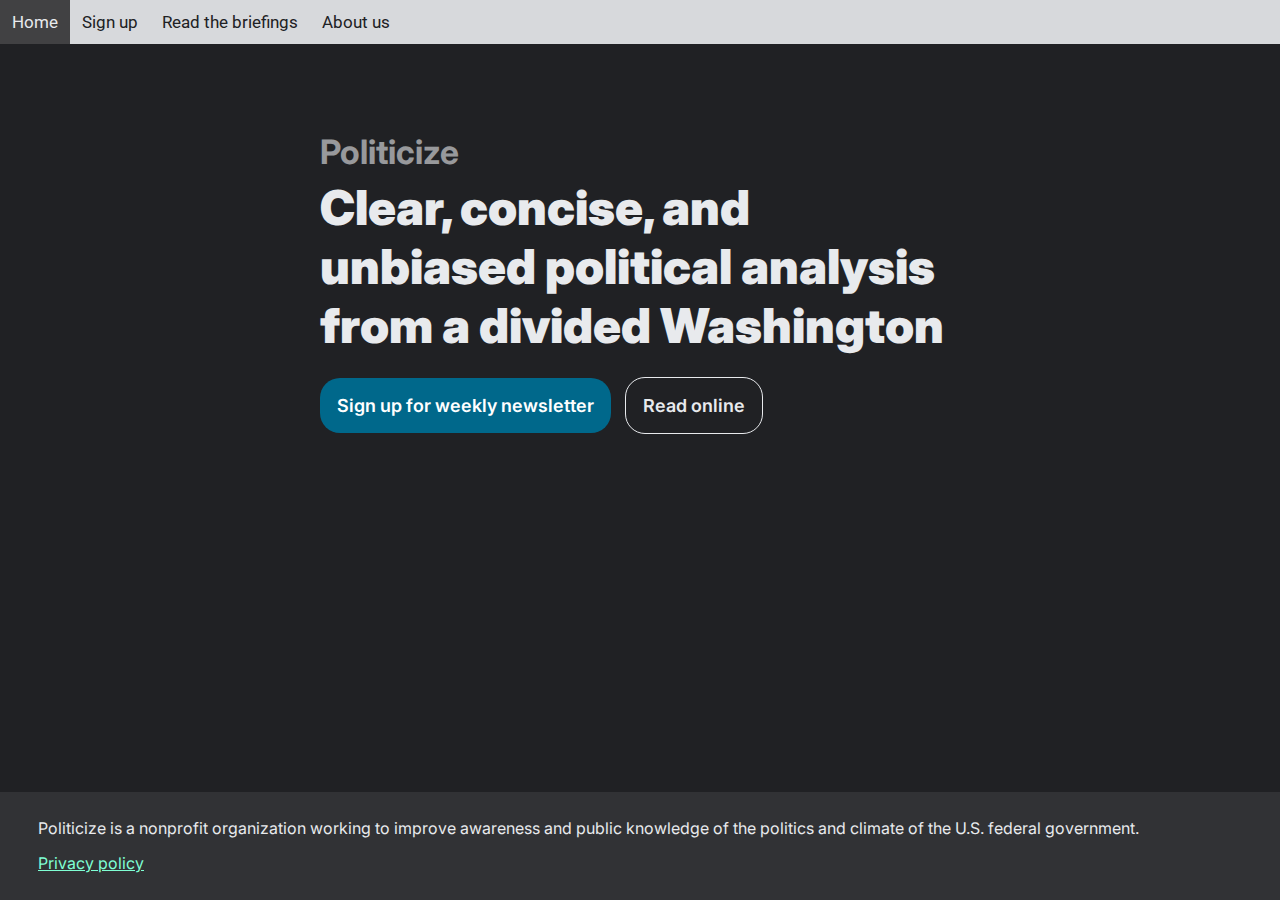
<file: index.html>
<!DOCTYPE html>
<html>
  <head>
    <meta charset="utf-8">
    <link rel="stylesheet" href="/styles.css">
    <title>Politicize</title>
  </head>
  <body>
    <nav class="navigation">
      <a href="/" class="active">Home</a>
      <a href="/signup/">Sign up</a>
      <a href="/briefings/">Read<span class="hom"> the briefings</span></a>
      <a href="/about/">About<span class="hom"> us</span></a>
    </nav>
    <main class="content">
      <h1 class="firsthead">Politicize</h1>
      <h2 class="mainhead" id="hometext">Clear, concise, and unbiased political analysis from a divided Washington</h2>
      <a class="greenbutton" href="/signup/">Sign up for weekly newsletter</a>
      <a class="transparentbutton" href="/briefings/">Read online</a>
      <footer>
        <p id="realp">Politicize is a nonprofit organization working to improve awareness and public knowledge of the politics and climate of the U.S. federal government.</p>
        <p id="godlyp"><a href="/privacy/">Privacy policy</a></p>
      </footer>
    </main>
  </body>
</html>
</file>
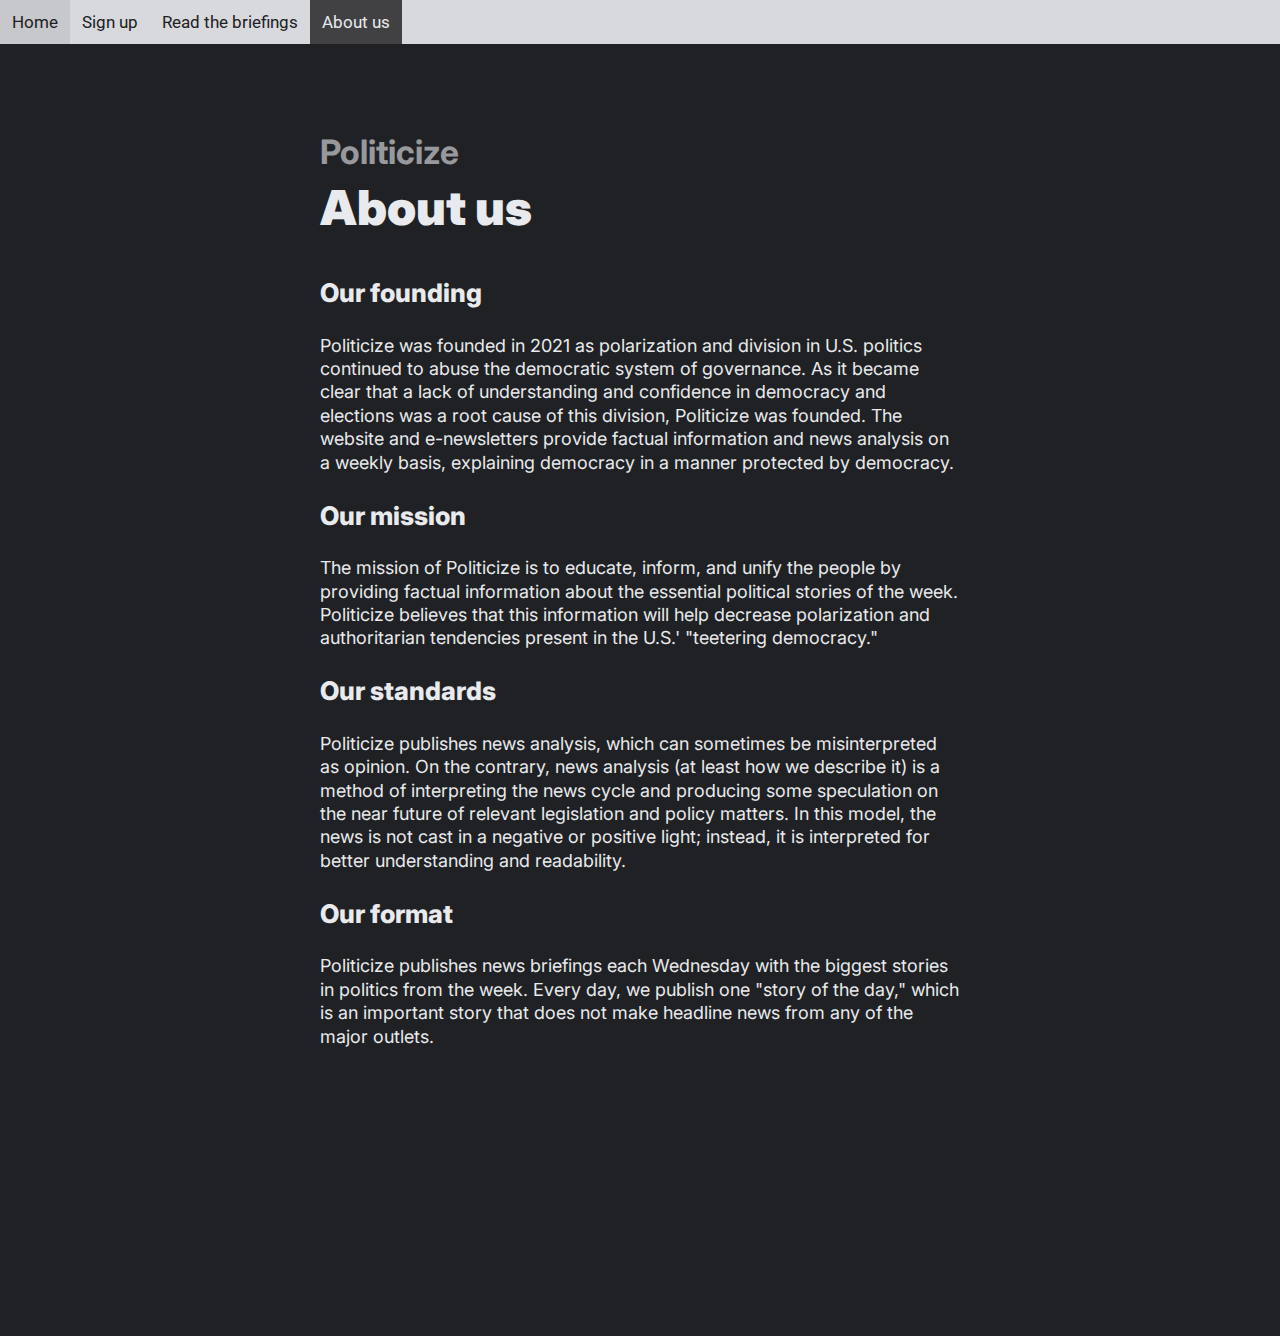
<file: about/index.html>
<!DOCTYPE html>
<html>
  <head>
    <meta charset="utf-8">
    <link rel="stylesheet" href="/styles.css">
    <title>About Politicize</title>
  </head>
  <body>
    <nav class="navigation">
      <a href="/">Home</a>
      <a href="/signup/">Sign up</a>
      <a href="/briefings/">Read<span class="hom"> the briefings</span></a>
      <a href="/about/" class="active">About<span class="hom"> us</span></a>
    </nav>
    <main class="content">
      <h1 class="firsthead">Politicize</h1>
      <h2 class="mainhead">About us</h2>
      <h3>Our founding</h3>
      <p>Politicize was founded in 2021 as polarization and division in U.S. politics continued to abuse the democratic system of governance. As it became clear that a lack of understanding and confidence in democracy and elections was a root cause of this division, Politicize was founded. The website and e-newsletters provide factual information and news analysis on a weekly basis, explaining democracy in a manner protected by democracy.</p>
      <h3>Our mission</h3>
      <p>The mission of Politicize is to educate, inform, and unify the people by providing factual information about the essential political stories of the week. Politicize believes that this information will help decrease polarization and authoritarian tendencies present in the U.S.' "teetering democracy."</p>
      <h3>Our standards</h3>
      <p>Politicize publishes news analysis, which can sometimes be misinterpreted as opinion. On the contrary, news analysis (at least how we describe it) is a method of interpreting the news cycle and producing some speculation on the near future of relevant legislation and policy matters. In this model, the news is not cast in a negative or positive light; instead, it is interpreted for better understanding and readability.</p>
      <h3>Our format</h3>
      <p>Politicize publishes news briefings each Wednesday with the biggest stories in politics from the week. Every day, we publish one "story of the day," which is an important story that does not make headline news from any of the major outlets.</p>
          </main>
  </body>
</html>
</file>
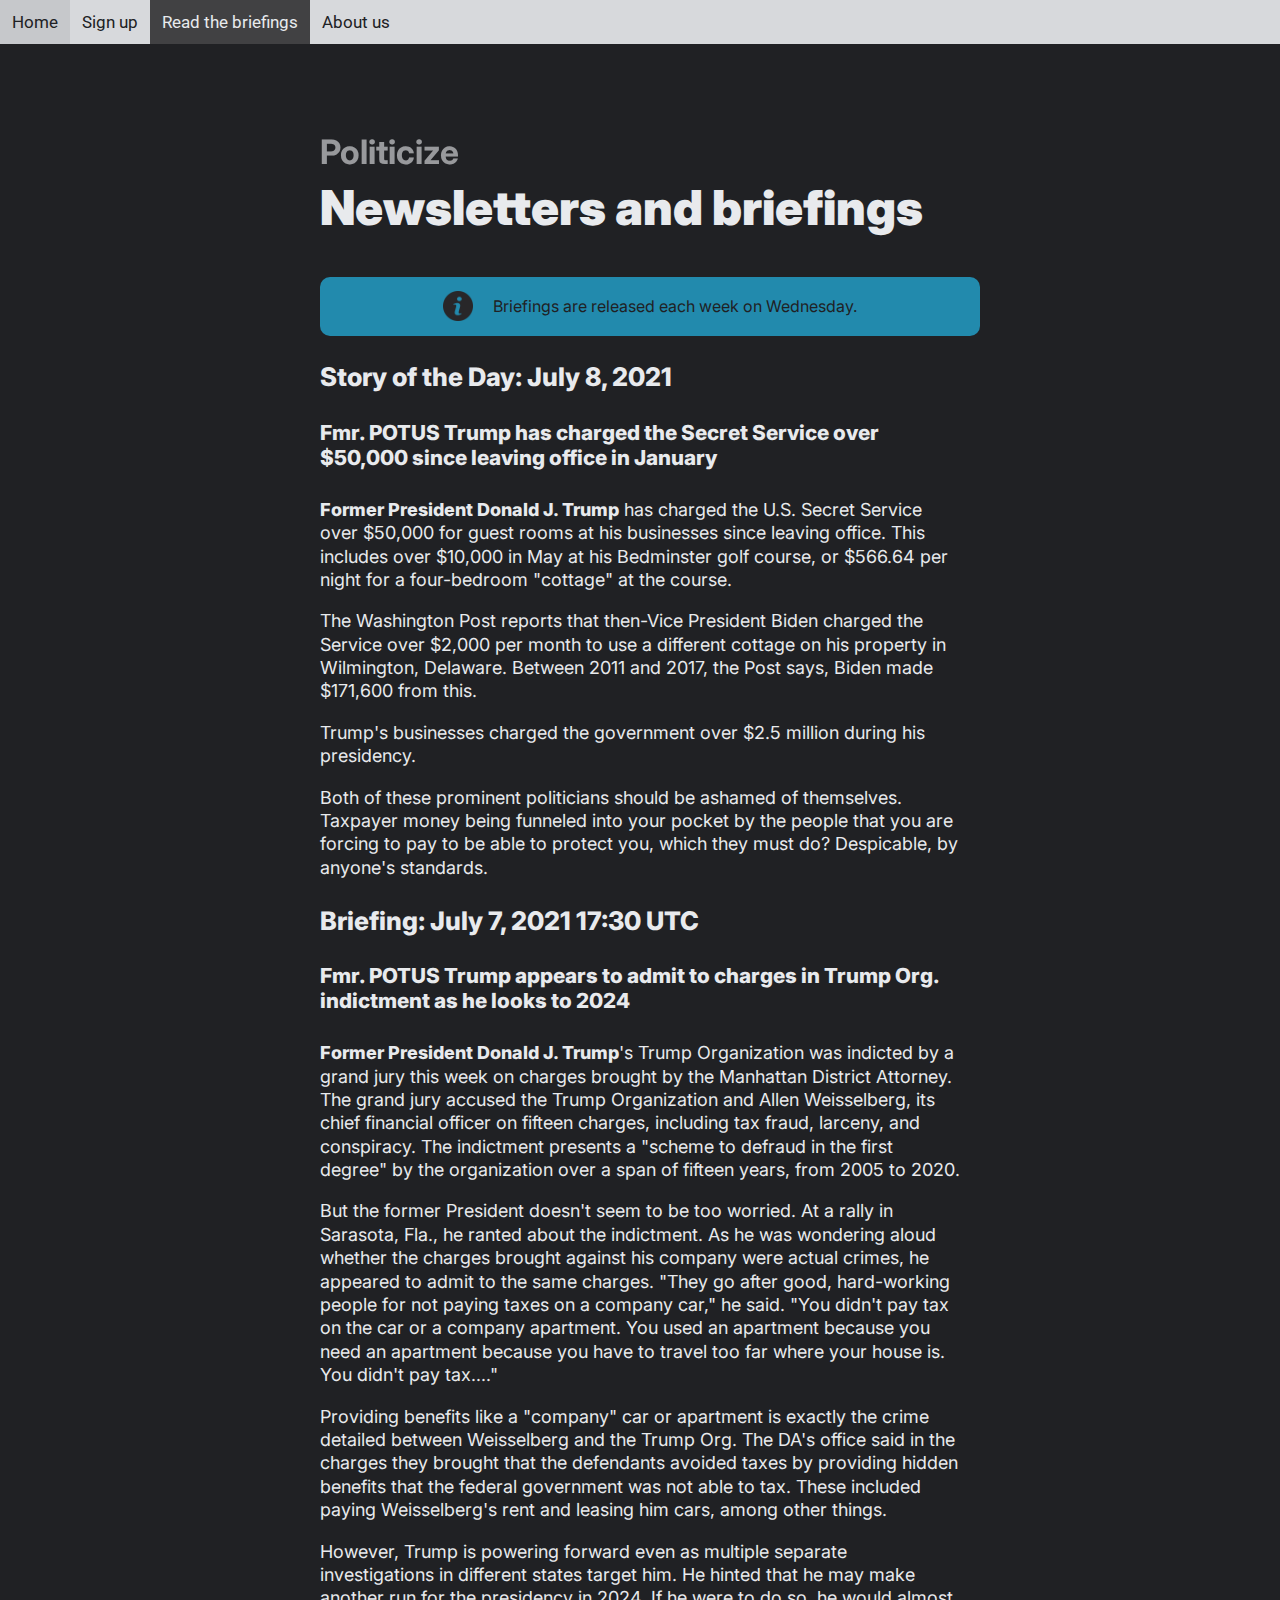
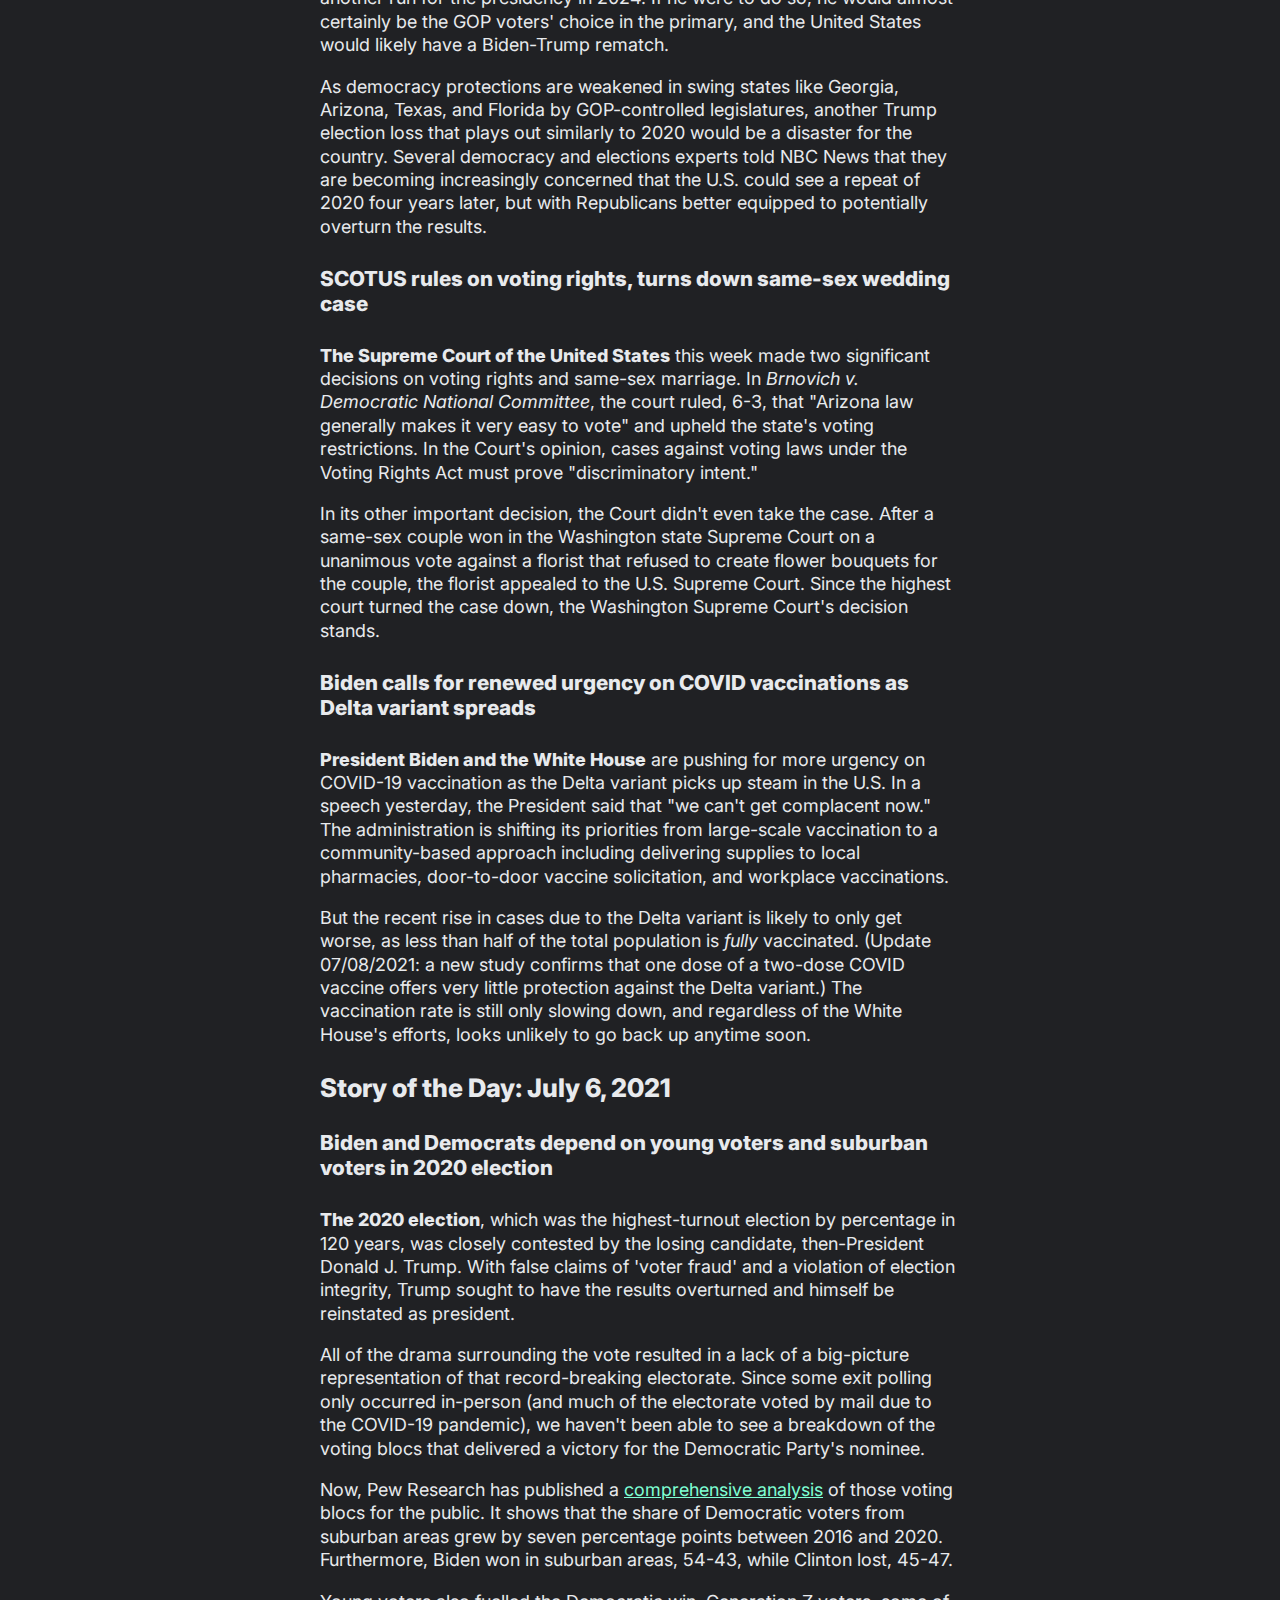
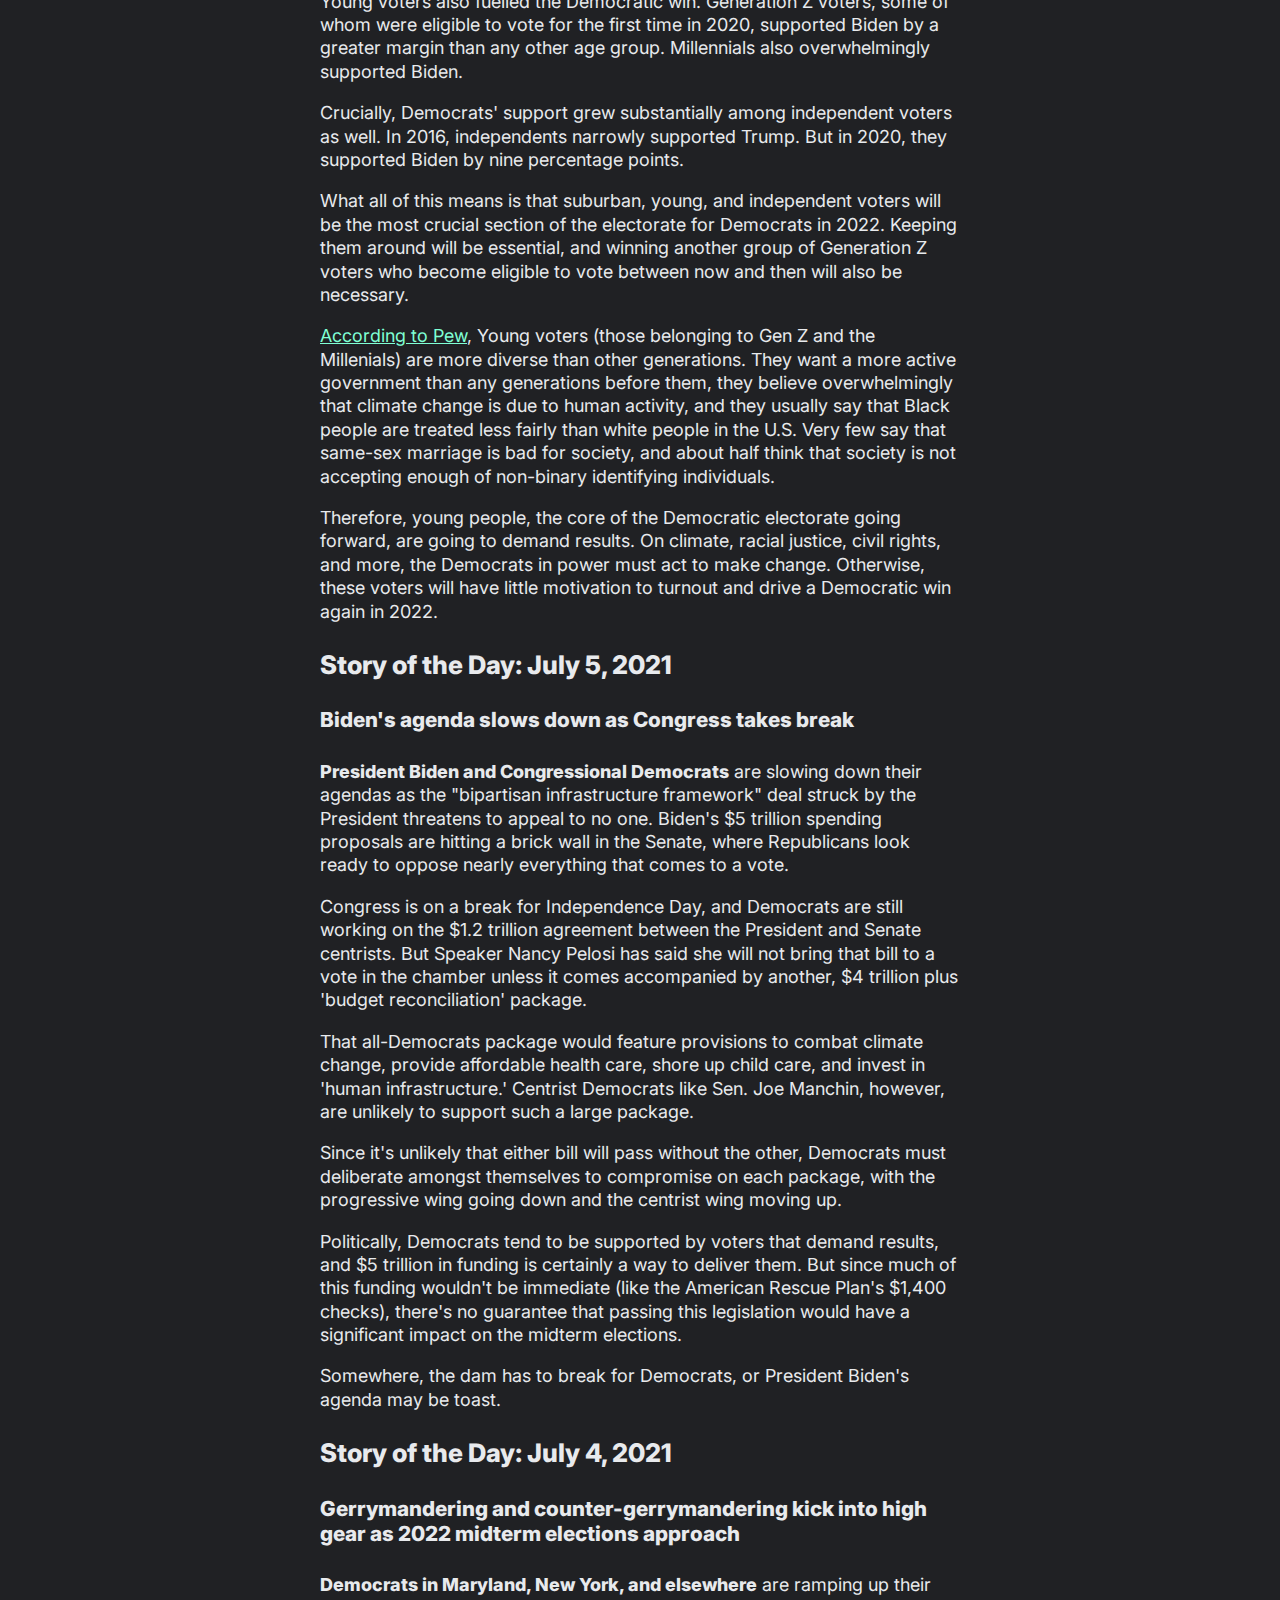
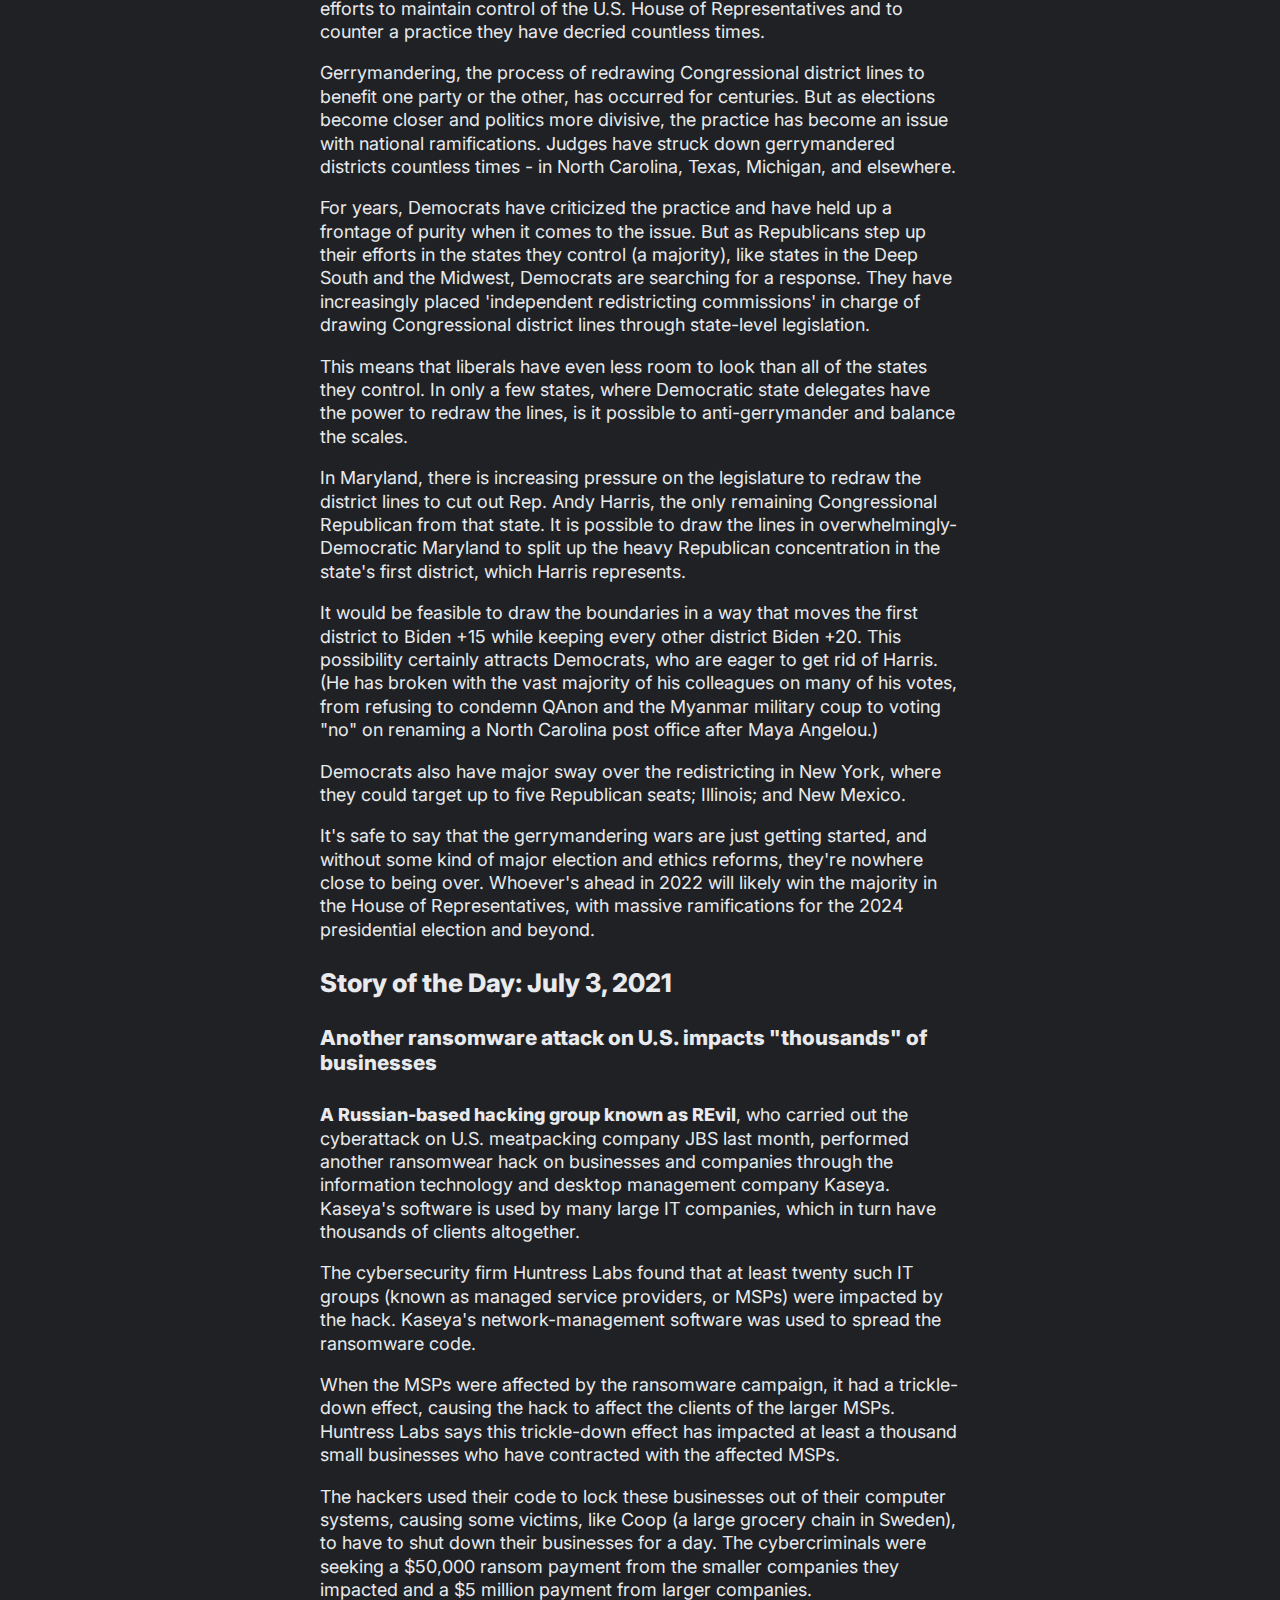
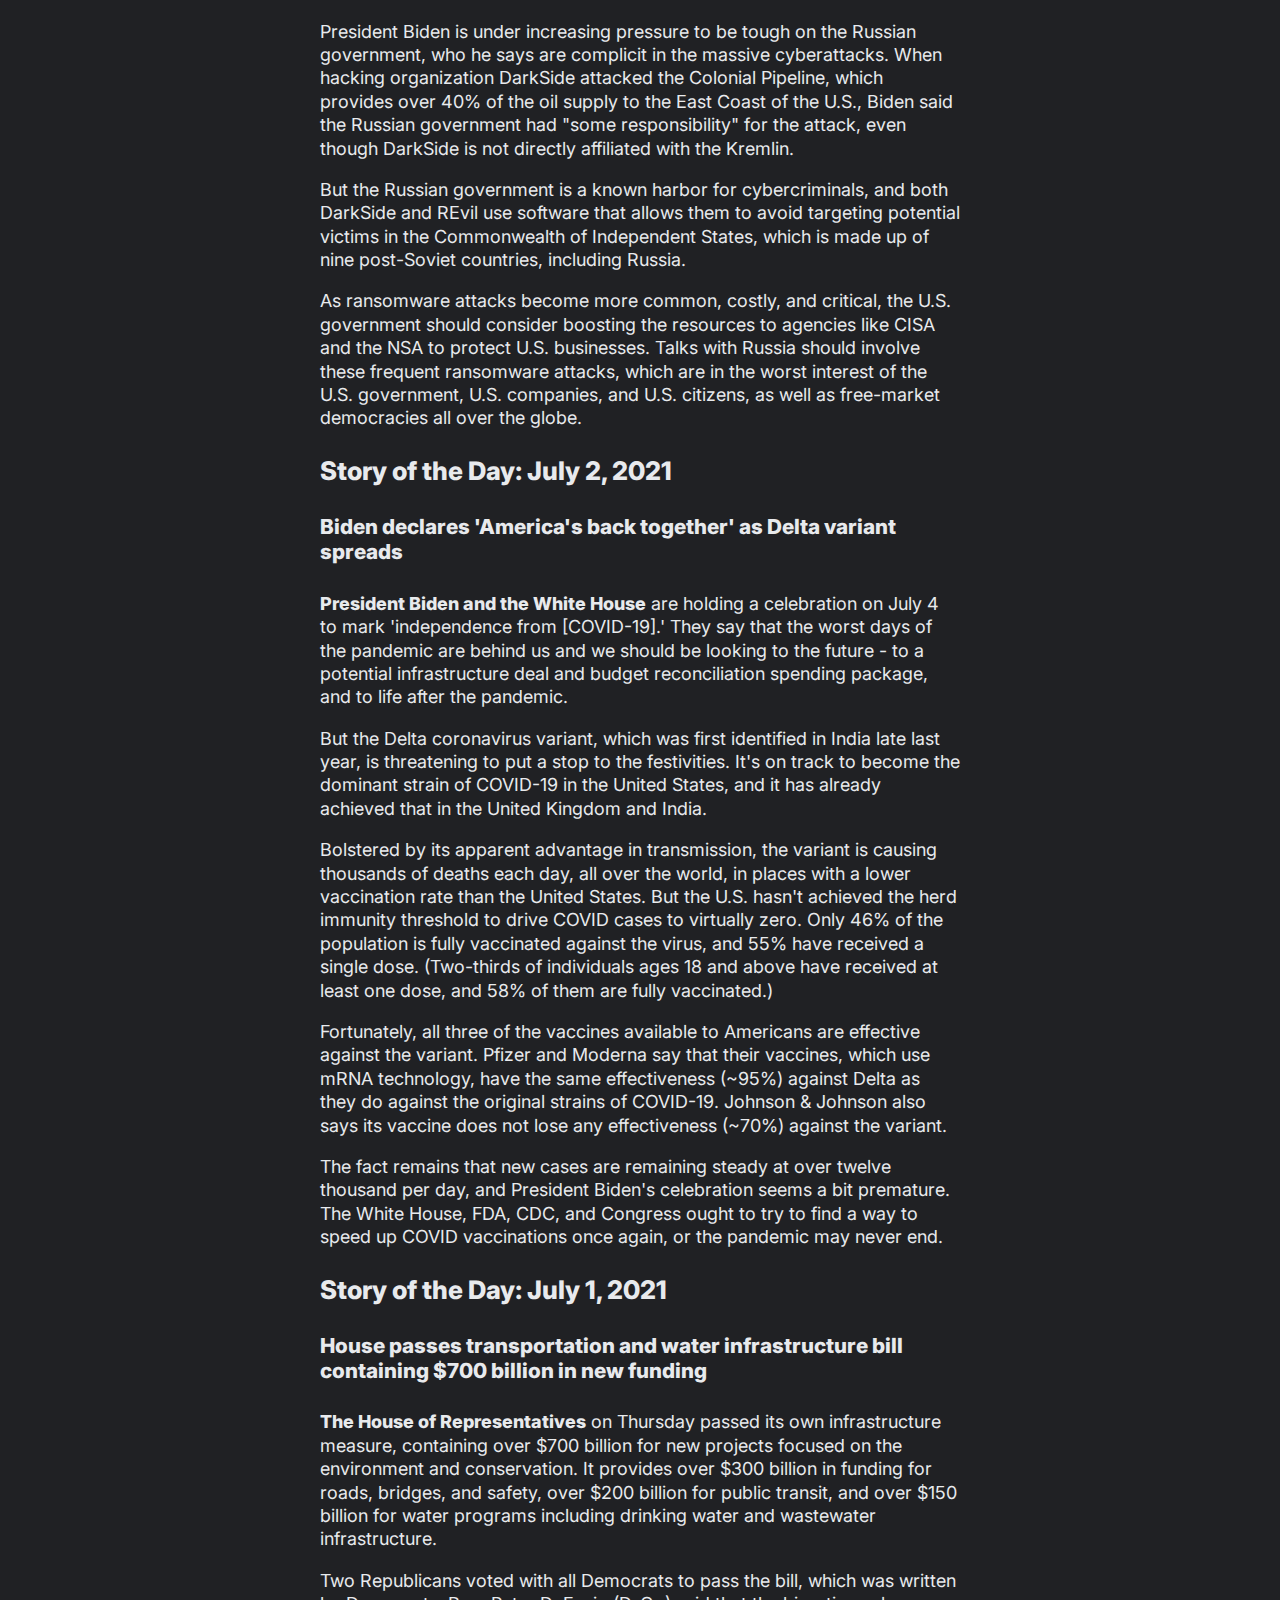
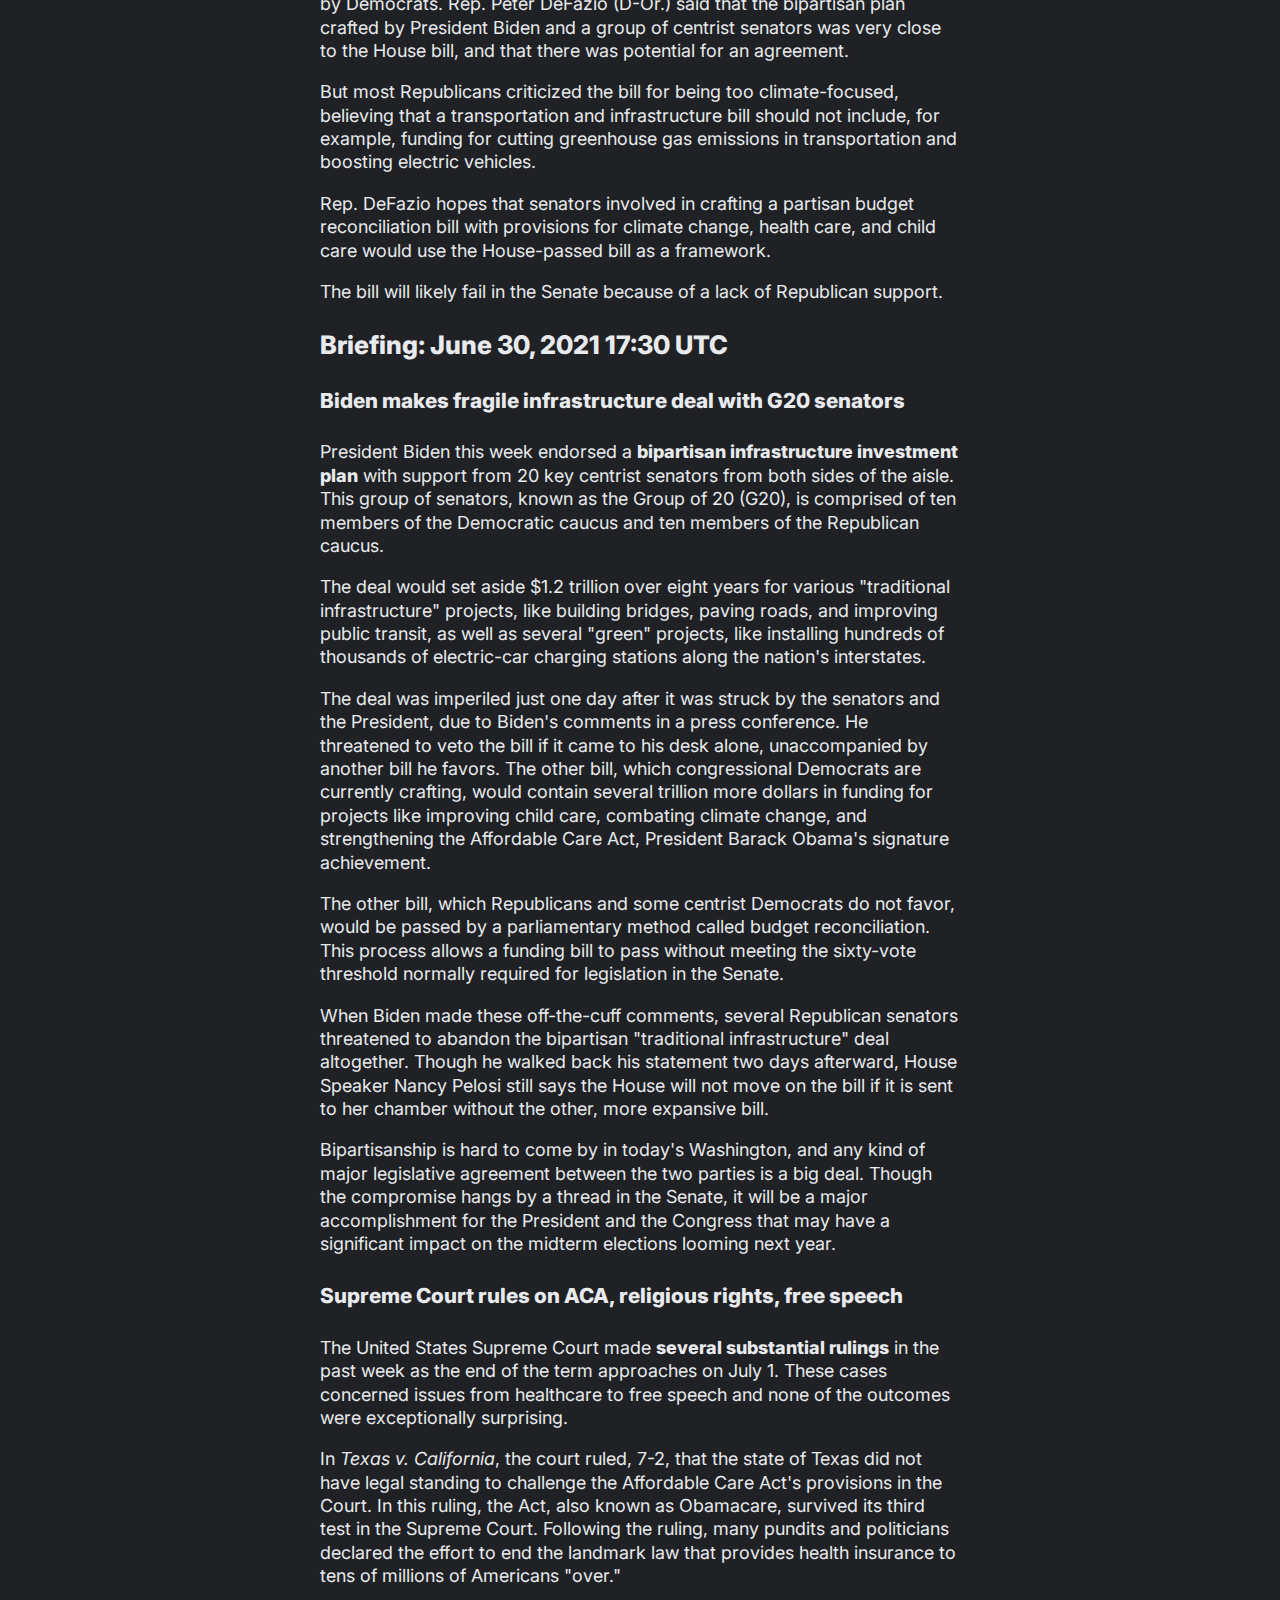
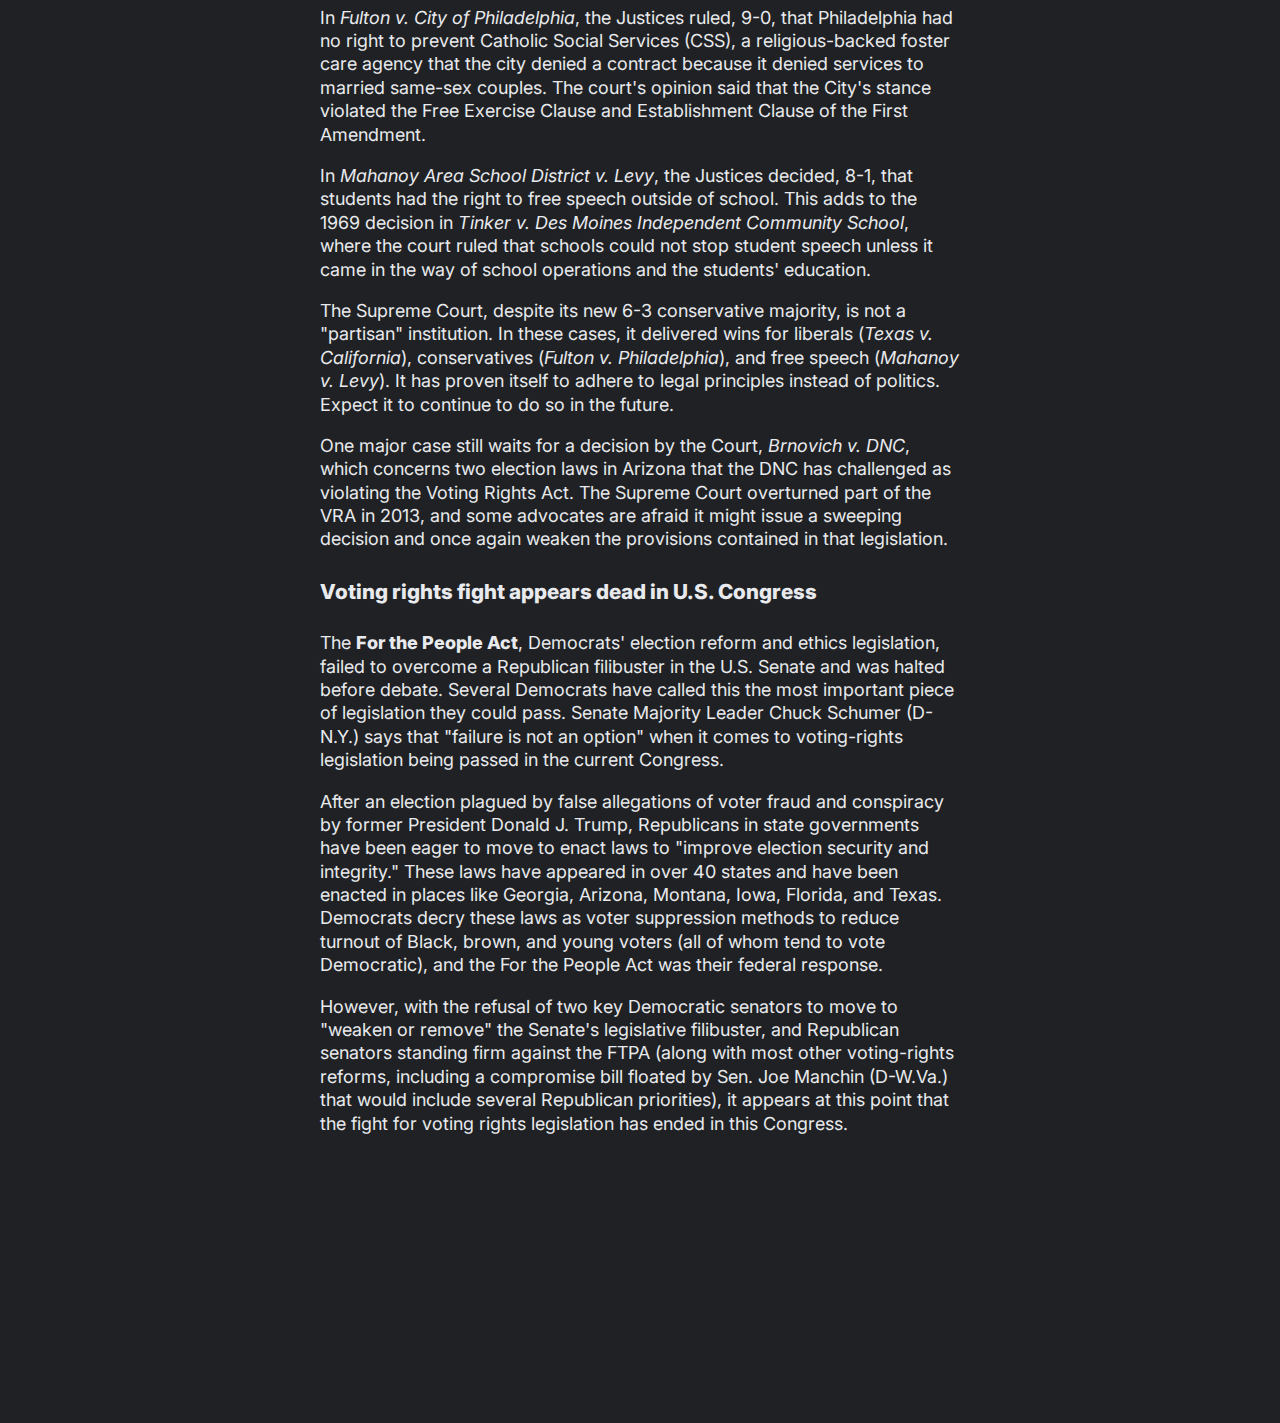
<file: briefings/index.html>
<!DOCTYPE html>
<html>
  <head>
    <meta charset="utf-8">
    <link rel="stylesheet" href="/styles.css">
    <title>Politicize Briefings</title>
  </head>
  <body>
    <nav class="navigation">
      <a href="/">Home</a>
      <a href="/signup/">Sign up</a>
      <a href="/briefings/" class="active">Read<span class="hom"> the briefings</span></a>
      <a href="/about/">About<span class="hom"> us</span></a>
    </nav>
    <main class="content">
      <h1 class="firsthead">Politicize</h1>
      <h2 class="mainhead">Newsletters and briefings</h2>
      <section class="info">
        <img src="/info.png">
        <p>Briefings are released each week on Wednesday.</p>
      </section>
      <!--<section class="filters">
      <p>Filter: <button type="button" class="filter" onclick="briefingShow()">Briefings</button> <button type="buton" class="filter" onclick="storyShow()">Stories</button></p>
      </section>
      -->
      <section class="story">
        <h3>Story of the Day: July 8, 2021</h3>
        <h4>Fmr. POTUS Trump has charged the Secret Service over $50,000 since leaving office in January</h4>
        <p><b>Former President Donald J. Trump</b> has charged the U.S. Secret Service over $50,000 for guest rooms at his businesses since leaving office. This includes over $10,000 in May at his Bedminster golf course, or $566.64 per night for a four-bedroom "cottage" at the course.</p>
        <p>The Washington Post reports that then-Vice President Biden charged the Service over $2,000 per month to use a different cottage on his property in Wilmington, Delaware. Between 2011 and 2017, the Post says, Biden made $171,600 from this.</p>
        <p>Trump's businesses charged the government over $2.5 million during his presidency.</p>
        <p>Both of these prominent politicians should be ashamed of themselves. Taxpayer money being funneled into your pocket by the people that you are forcing to pay to be able to protect you, which they must do? Despicable, by anyone's standards.</p>
      </section>
      <section class="briefing">
        <h3>Briefing: July 7, 2021 17:30 UTC</h3>
        <h4>Fmr. POTUS Trump appears to admit to charges in Trump Org. indictment as he looks to 2024</h4>
        <p><b>Former President Donald J. Trump</b>'s Trump Organization was indicted by a grand jury this week on charges brought by the Manhattan District Attorney. The grand jury accused the Trump Organization and Allen Weisselberg, its chief financial officer on fifteen charges, including tax fraud, larceny, and conspiracy. The indictment presents a "scheme to defraud in the first degree" by the organization over a span of fifteen years, from 2005 to 2020.</p>
        <p>But the former President doesn't seem to be too worried. At a rally in Sarasota, Fla., he ranted about the indictment. As he was wondering aloud whether the charges brought against his company were actual crimes, he appeared to admit to the same charges. "They go after good, hard-working people for not paying taxes on a company car," he said. "You didn't pay tax on the car or a company apartment. You used an apartment because you need an apartment because you have to travel too far where your house is. You didn't pay tax...."</p>
        <p>Providing benefits like a "company" car or apartment is exactly the crime detailed between Weisselberg and the Trump Org. The DA's office said in the charges they brought that the defendants avoided taxes by providing hidden benefits that the federal government was not able to tax. These included paying Weisselberg's rent and leasing him cars, among other things.</p>
        <p>However, Trump is powering forward even as multiple separate investigations in different states target him. He hinted that he may make another run for the presidency in 2024. If he were to do so, he would almost certainly be the GOP voters' choice in the primary, and the United States would likely have a Biden-Trump rematch.</p>
        <p>As democracy protections are weakened in swing states like Georgia, Arizona, Texas, and Florida by GOP-controlled legislatures, another Trump election loss that plays out similarly to 2020 would be a disaster for the country. Several democracy and elections experts told NBC News that they are becoming increasingly concerned that the U.S. could see a repeat of 2020 four years later, but with Republicans better equipped to potentially overturn the results.</p>
        <h4>SCOTUS rules on voting rights, turns down same-sex wedding case</h4>
        <p><b>The Supreme Court of the United States</b> this week made two significant decisions on voting rights and same-sex marriage. In <i>Brnovich v. Democratic National Committee</i>, the court ruled, 6-3, that "Arizona law generally makes it very easy to vote" and upheld the state's voting restrictions. In the Court's opinion, cases against voting laws under the Voting Rights Act must prove "discriminatory intent."</p>
        <p>In its other important decision, the Court didn't even take the case. After a same-sex couple won in the Washington state Supreme Court on a unanimous vote against a florist that refused to create flower bouquets for the couple, the florist appealed to the U.S. Supreme Court. Since the highest court turned the case down, the Washington Supreme Court's decision stands.</p>
        <h4>Biden calls for renewed urgency on COVID vaccinations as Delta variant spreads</h4>
        <p><b>President Biden and the White House</b> are pushing for more urgency on COVID-19 vaccination as the Delta variant picks up steam in the U.S. In a speech yesterday, the President said that "we can't get complacent now." The administration is shifting its priorities from large-scale vaccination to a community-based approach including delivering supplies to local pharmacies, door-to-door vaccine solicitation, and workplace vaccinations.</p>
        <p>But the recent rise in cases due to the Delta variant is likely to only get worse, as less than half of the total population is <i>fully</i> vaccinated. (Update 07/08/2021: a new study confirms that one dose of a two-dose COVID vaccine offers very little protection against the Delta variant.) The vaccination rate is still only slowing down, and regardless of the White House's efforts, looks unlikely to go back up anytime soon.</p>
      </section>
      <section class="story">
        <h3>Story of the Day: July 6, 2021</h3>
        <h4>Biden and Democrats depend on young voters and suburban voters in 2020 election</h4>
        <p><b>The 2020 election</b>, which was the highest-turnout election by percentage in 120 years, was closely contested by the losing candidate, then-President Donald J. Trump. With false claims of 'voter fraud' and a violation of election integrity, Trump sought to have the results overturned and himself be reinstated as president.</p>
        <p>All of the drama surrounding the vote resulted in a lack of a big-picture representation of that record-breaking electorate. Since some exit polling only occurred in-person (and much of the electorate voted by mail due to the COVID-19 pandemic), we haven't been able to see a breakdown of the voting blocs that delivered a victory for the Democratic Party's nominee.</p>
        <p>Now, Pew Research has published a <a href="https://www.pewresearch.org/politics/2021/06/30/behind-bidens-2020-victory/">comprehensive analysis</a> of those voting blocs for the public. It shows that the share of Democratic voters from suburban areas grew by seven percentage points between 2016 and 2020. Furthermore, Biden won in suburban areas, 54-43, while Clinton lost, 45-47.</p>
        <p>Young voters also fuelled the Democratic win. Generation Z voters, some of whom were eligible to vote for the first time in 2020, supported Biden by a greater margin than any other age group. Millennials also overwhelmingly supported Biden.</p>
        <p>Crucially, Democrats' support grew substantially among independent voters as well. In 2016, independents narrowly supported Trump. But in 2020, they supported Biden by nine percentage points.</p>
        <p>What all of this means is that suburban, young, and independent voters will be the most crucial section of the electorate for Democrats in 2022. Keeping them around will be essential, and winning another group of Generation Z voters who become eligible to vote between now and then will also be necessary.</p>
        <p><a href="https://www.pewresearch.org/social-trends/2020/05/14/on-the-cusp-of-adulthood-and-facing-an-uncertain-future-what-we-know-about-gen-z-so-far-2/">According to Pew</a>, Young voters (those belonging to Gen Z and the Millenials) are more diverse than other generations. They want a more active government than any generations before them, they believe overwhelmingly that climate change is due to human activity, and they usually say that Black people are treated less fairly than white people in the U.S. Very few say that same-sex marriage is bad for society, and about half think that society is not accepting enough of non-binary identifying individuals.</p>
        <p>Therefore, young people, the core of the Democratic electorate going forward, are going to demand results. On climate, racial justice, civil rights, and more, the Democrats in power must act to make change. Otherwise, these voters will have little motivation to turnout and drive a Democratic win again in 2022.</p>
      </section>
      <section class="story">
        <h3>Story of the Day: July 5, 2021</h3>
        <h4>Biden's agenda slows down as Congress takes break</h4>
        <p><b>President Biden and Congressional Democrats</b> are slowing down their agendas as the "bipartisan infrastructure framework" deal struck by the President threatens to appeal to no one. Biden's $5 trillion spending proposals are hitting a brick wall in the Senate, where Republicans look ready to oppose nearly everything that comes to a vote.</p>
        <p>Congress is on a break for Independence Day, and Democrats are still working on the $1.2 trillion agreement between the President and Senate centrists. But Speaker Nancy Pelosi has said she will not bring that bill to a vote in the chamber unless it comes accompanied by another, $4 trillion plus 'budget reconciliation' package.</p>
        <p>That all-Democrats package would feature provisions to combat climate change, provide affordable health care, shore up child care, and invest in 'human infrastructure.' Centrist Democrats like Sen. Joe Manchin, however, are unlikely to support such a large package.</p>
        <p>Since it's unlikely that either bill will pass without the other, Democrats must deliberate amongst themselves to compromise on each package, with the progressive wing going down and the centrist wing moving up.</p>
        <p>Politically, Democrats tend to be supported by voters that demand results, and $5 trillion in funding is certainly a way to deliver them. But since much of this funding wouldn't be immediate (like the American Rescue Plan's $1,400 checks), there's no guarantee that passing this legislation would have a significant impact on the midterm elections.</p>
        <p>Somewhere, the dam has to break for Democrats, or President Biden's agenda may be toast.</p>
      </section>
      <section class="story">
        <h3>Story of the Day: July 4, 2021</h3>
        <h4>Gerrymandering and counter-gerrymandering kick into high gear as 2022 midterm elections approach</h4>
        <p><b>Democrats in Maryland, New York, and elsewhere</b> are ramping up their efforts to maintain control of the U.S. House of Representatives and to counter a practice they have decried countless times.</p>
        <p>Gerrymandering, the process of redrawing Congressional district lines to benefit one party or the other, has occurred for centuries. But as elections become closer and politics more divisive, the practice has become an issue with national ramifications. Judges have struck down gerrymandered districts countless times - in North Carolina, Texas, Michigan, and elsewhere.</p>
        <p>For years, Democrats have criticized the practice and have held up a frontage of purity when it comes to the issue. But as Republicans step up their efforts in the states they control (a majority), like states in the Deep South and the Midwest, Democrats are searching for a response. They have increasingly placed 'independent redistricting commissions' in charge of drawing Congressional district lines through state-level legislation.</p>
        <p>This means that liberals have even less room to look than all of the states they control. In only a few states, where Democratic state delegates have the power to redraw the lines, is it possible to anti-gerrymander and balance the scales.</p>
        <p>In Maryland, there is increasing pressure on the legislature to redraw the district lines to cut out Rep. Andy Harris, the only remaining Congressional Republican from that state. It is possible to draw the lines in overwhelmingly-Democratic Maryland to split up the heavy Republican concentration in the state's first district, which Harris represents.</p>
        <p>It would be feasible to draw the boundaries in a way that moves the first district to Biden +15 while keeping every other district Biden +20. This possibility certainly attracts Democrats, who are eager to get rid of Harris. (He has broken with the vast majority of his colleagues on many of his votes, from refusing to condemn QAnon and the Myanmar military coup to voting "no" on renaming a North Carolina post office after Maya Angelou.)</p>
        <p>Democrats also have major sway over the redistricting in New York, where they could target up to five Republican seats; Illinois; and New Mexico.</p>
        <p>It's safe to say that the gerrymandering wars are just getting started, and without some kind of major election and ethics reforms, they're nowhere close to being over. Whoever's ahead in 2022 will likely win the majority in the House of Representatives, with massive ramifications for the 2024 presidential election and beyond.</p>
      </section>
      <section class="story">
        <h3>Story of the Day: July 3, 2021</h3>
        <h4>Another ransomware attack on U.S. impacts "thousands" of businesses</h4>
        <p><b>A Russian-based hacking group known as REvil</b>, who carried out the cyberattack on U.S. meatpacking company JBS last month, performed another ransomwear hack on businesses and companies through the information technology and desktop management company Kaseya. Kaseya's software is used by many large IT companies, which in turn have thousands of clients altogether.</p>
        <p>The cybersecurity firm Huntress Labs found that at least twenty such IT groups (known as managed service providers, or MSPs)  were impacted by the hack. Kaseya's network-management software was used to spread the ransomware code.</p>
        <p>When the MSPs were affected by the ransomware campaign, it had a trickle-down effect, causing the hack to affect the clients of the larger MSPs. Huntress Labs says this trickle-down effect has impacted at least a thousand small businesses who have contracted with the affected MSPs.</p>
        <p>The hackers used their code to lock these businesses out of their computer systems, causing some victims, like Coop (a large grocery chain in Sweden), to have to shut down their businesses for a day. The cybercriminals were seeking a $50,000 ransom payment from the smaller companies they impacted and a $5 million payment from larger companies.</p>
        <p>President Biden is under increasing pressure to be tough on the Russian government, who he says are complicit in the massive cyberattacks. When hacking organization DarkSide attacked the Colonial Pipeline, which provides over 40% of the oil supply to the East Coast of the U.S., Biden said the Russian government had "some responsibility" for the attack, even though DarkSide is not directly affiliated with the Kremlin.</p>
        <p>But the Russian government is a known harbor for cybercriminals, and both DarkSide and REvil use software that allows them to avoid targeting potential victims in the Commonwealth of Independent States, which is made up of nine post-Soviet countries, including Russia.</p>
        <p>As ransomware attacks become more common, costly, and critical, the U.S. government should consider boosting the resources to agencies like CISA and the NSA to protect U.S. businesses. Talks with Russia should involve these frequent ransomware attacks, which are in the worst interest of the U.S. government, U.S. companies, and U.S. citizens, as well as free-market democracies all over the globe.</p>
      </section>
      <section class="story">
        <h3>Story of the Day: July 2, 2021</h3>
        <h4>Biden declares 'America's back together' as Delta variant spreads</h4>
        <p><b>President Biden and the White House</b> are holding a celebration on July 4 to mark 'independence from [COVID-19].' They say that the worst days of the pandemic are behind us and we should be looking to the future - to a potential infrastructure deal and budget reconciliation spending package, and to life after the pandemic.</p>
        <p>But the Delta coronavirus variant, which was first identified in India late last year, is threatening to put a stop to the festivities. It's on track to become the dominant strain of COVID-19 in the United States, and it has already achieved that in the United Kingdom and India.</p>
        <p>Bolstered by its apparent advantage in transmission, the variant is causing thousands of deaths each day, all over the world, in places with a lower vaccination rate than the United States. But the U.S. hasn't achieved the herd immunity threshold to drive COVID cases to virtually zero. Only 46% of the population is fully vaccinated against the virus, and 55% have received a single dose. (Two-thirds of individuals ages 18 and above have received at least one dose, and 58% of them are fully vaccinated.)</p>
        <p>Fortunately, all three of the vaccines available to Americans are effective against the variant. Pfizer and Moderna say that their vaccines, which use mRNA technology, have the same effectiveness (~95%) against Delta as they do against the original strains of COVID-19. Johnson &amp; Johnson also says its vaccine does not lose any effectiveness (~70%) against the variant.</p>
        <p>The fact remains that new cases are remaining steady at over twelve thousand per day, and President Biden's celebration seems a bit premature. The White House, FDA, CDC, and Congress ought to try to find a way to speed up COVID vaccinations once again, or the pandemic may never end.</p>
      </section>
      <section class="story">
        <h3>Story of the Day: July 1, 2021</h3>
        <h4>House passes transportation and water infrastructure bill containing $700 billion in new funding</h4>
        <p><b>The House of Representatives</b> on Thursday passed its own infrastructure measure, containing over $700 billion for new projects focused on the environment and conservation. It provides over $300 billion in funding for roads, bridges, and safety, over $200 billion for public transit, and over $150 billion for water programs including drinking water and wastewater infrastructure.</p>
        <p>Two Republicans voted with all Democrats to pass the bill, which was written by Democrats. Rep. Peter DeFazio (D-Or.) said that the bipartisan plan crafted by President Biden and a group of centrist senators was very close to the House bill, and that there was potential for an agreement.</p>
        <p>But most Republicans criticized the bill for being too climate-focused, believing that a transportation and infrastructure bill should not include, for example, funding for cutting greenhouse gas emissions in transportation and boosting electric vehicles.</p>
        <p>Rep. DeFazio hopes that senators involved in crafting a partisan budget reconciliation bill with provisions for climate change, health care, and child care would use the House-passed bill as a framework.</p>
        <p>The bill will likely fail in the Senate because of a lack of Republican support.</p>
      </section>
      <section class="briefing">
      <h3>Briefing: June 30, 2021 17:30 UTC</h3>
      <h4>Biden makes fragile infrastructure deal with G20 senators</h4>
      <p>President Biden this week endorsed a <b>bipartisan infrastructure investment plan</b> with support from 20 key centrist senators from both sides of the aisle. This group of senators, known as the Group of 20 (G20), is comprised of ten members of the Democratic caucus and ten members of the Republican caucus.</p>
      <p>The deal would set aside $1.2 trillion over eight years for various "traditional infrastructure" projects, like building bridges, paving roads, and improving public transit, as well as several "green" projects, like installing hundreds of thousands of electric-car charging stations along the nation's interstates.</p>
      <p>The deal was imperiled just one day after it was struck by the senators and the President, due to Biden's comments in a press conference. He threatened to veto the bill if it came to his desk alone, unaccompanied by another bill he favors. The other bill, which congressional Democrats are currently crafting, would contain several trillion more dollars in funding for projects like improving child care, combating climate change, and strengthening the Affordable Care Act, President Barack Obama's signature achievement.</p>
      <p>The other bill, which Republicans and some centrist Democrats do not favor, would be passed by a parliamentary method called budget reconciliation. This process allows a funding bill to pass without meeting the sixty-vote threshold normally required for legislation in the Senate.</p>
      <p>When Biden made these off-the-cuff comments, several Republican senators threatened to abandon the bipartisan "traditional infrastructure" deal altogether. Though he walked back his statement two days afterward, House Speaker Nancy Pelosi still says the House will not move on the bill if it is sent to her chamber without the other, more expansive bill.</p>
      <p>Bipartisanship is hard to come by in today's Washington, and any kind of major legislative agreement between the two parties is a big deal. Though the compromise hangs by a thread in the Senate, it will be a major accomplishment for the President and the Congress that may have a significant impact on the midterm elections looming next year.</p>
      <h4>Supreme Court rules on ACA, religious rights, free speech</h4>
      <p>The United States Supreme Court made <b>several substantial rulings</b> in the past week as the end of the term approaches on July 1. These cases concerned issues from healthcare to free speech and none of the outcomes were exceptionally surprising.</p>
      <p>In <i>Texas v. California</i>, the court ruled, 7-2, that the state of Texas did not have legal standing to challenge the Affordable Care Act's provisions in the Court. In this ruling, the Act, also known as Obamacare, survived its third test in the Supreme Court. Following the ruling, many pundits and politicians declared the effort to end the landmark law that provides health insurance to tens of millions of Americans "over."</p>
      <p>In <i>Fulton v. City of Philadelphia</i>, the Justices ruled, 9-0, that Philadelphia had no right to prevent Catholic Social Services (CSS), a religious-backed foster care agency that the city denied a contract because it denied services to married same-sex couples. The court's opinion said that the City's stance violated the Free Exercise Clause and Establishment Clause of the First Amendment.</p>
      <p>In <i>Mahanoy Area School District v. Levy</i>, the Justices decided, 8-1, that students had the right to free speech outside of school. This adds to the 1969 decision in <i>Tinker v. Des Moines Independent Community School</i>, where the court ruled that schools could not stop student speech unless it came in the way of school operations and the students' education.</p>
      <p>The Supreme Court, despite its new 6-3 conservative majority, is not a "partisan" institution. In these cases, it delivered wins for liberals (<i>Texas v. California</i>), conservatives (<i>Fulton v. Philadelphia</i>), and free speech (<i>Mahanoy v. Levy</i>). It has proven itself to adhere to legal principles instead of politics. Expect it to continue to do so in the future.</p>
      <p>One major case still waits for a decision by the Court, <i>Brnovich v. DNC</i>, which concerns two election laws in Arizona that the DNC has challenged as violating the Voting Rights Act. The Supreme Court overturned part of the VRA in 2013, and some advocates are afraid it might issue a sweeping decision and once again weaken the provisions contained in that legislation.</p>
      <h4>Voting rights fight appears dead in U.S. Congress</h4>
      <p>The <b>For the People Act</b>, Democrats' election reform and ethics legislation, failed to overcome a Republican filibuster in the U.S. Senate and was halted before debate. Several Democrats have called this the most important piece of legislation they could pass. Senate Majority Leader Chuck Schumer (D-N.Y.) says that "failure is not an option" when it comes to voting-rights legislation being passed in the current Congress.</p>
      <p>After an election plagued by false allegations of voter fraud and conspiracy by former President Donald J. Trump, Republicans in state governments have been eager to move to enact laws to "improve election security and integrity." These laws have appeared in over 40 states and have been enacted in places like Georgia, Arizona, Montana, Iowa, Florida, and Texas. Democrats decry these laws as voter suppression methods to reduce turnout of Black, brown, and young voters (all of whom tend to vote Democratic), and the For the People Act was their federal response.</p>
      <p>However, with the refusal of two key Democratic senators to move to "weaken or remove" the Senate's legislative filibuster, and Republican senators standing firm against the FTPA (along with most other voting-rights reforms, including a compromise bill floated by Sen. Joe Manchin (D-W.Va.) that would include several Republican priorities), it appears at this point that the fight for voting rights legislation has ended in this Congress.</p>
      </section>
    </main>
    <script src="/main.js"></script>
  </body>
</html>
</file>
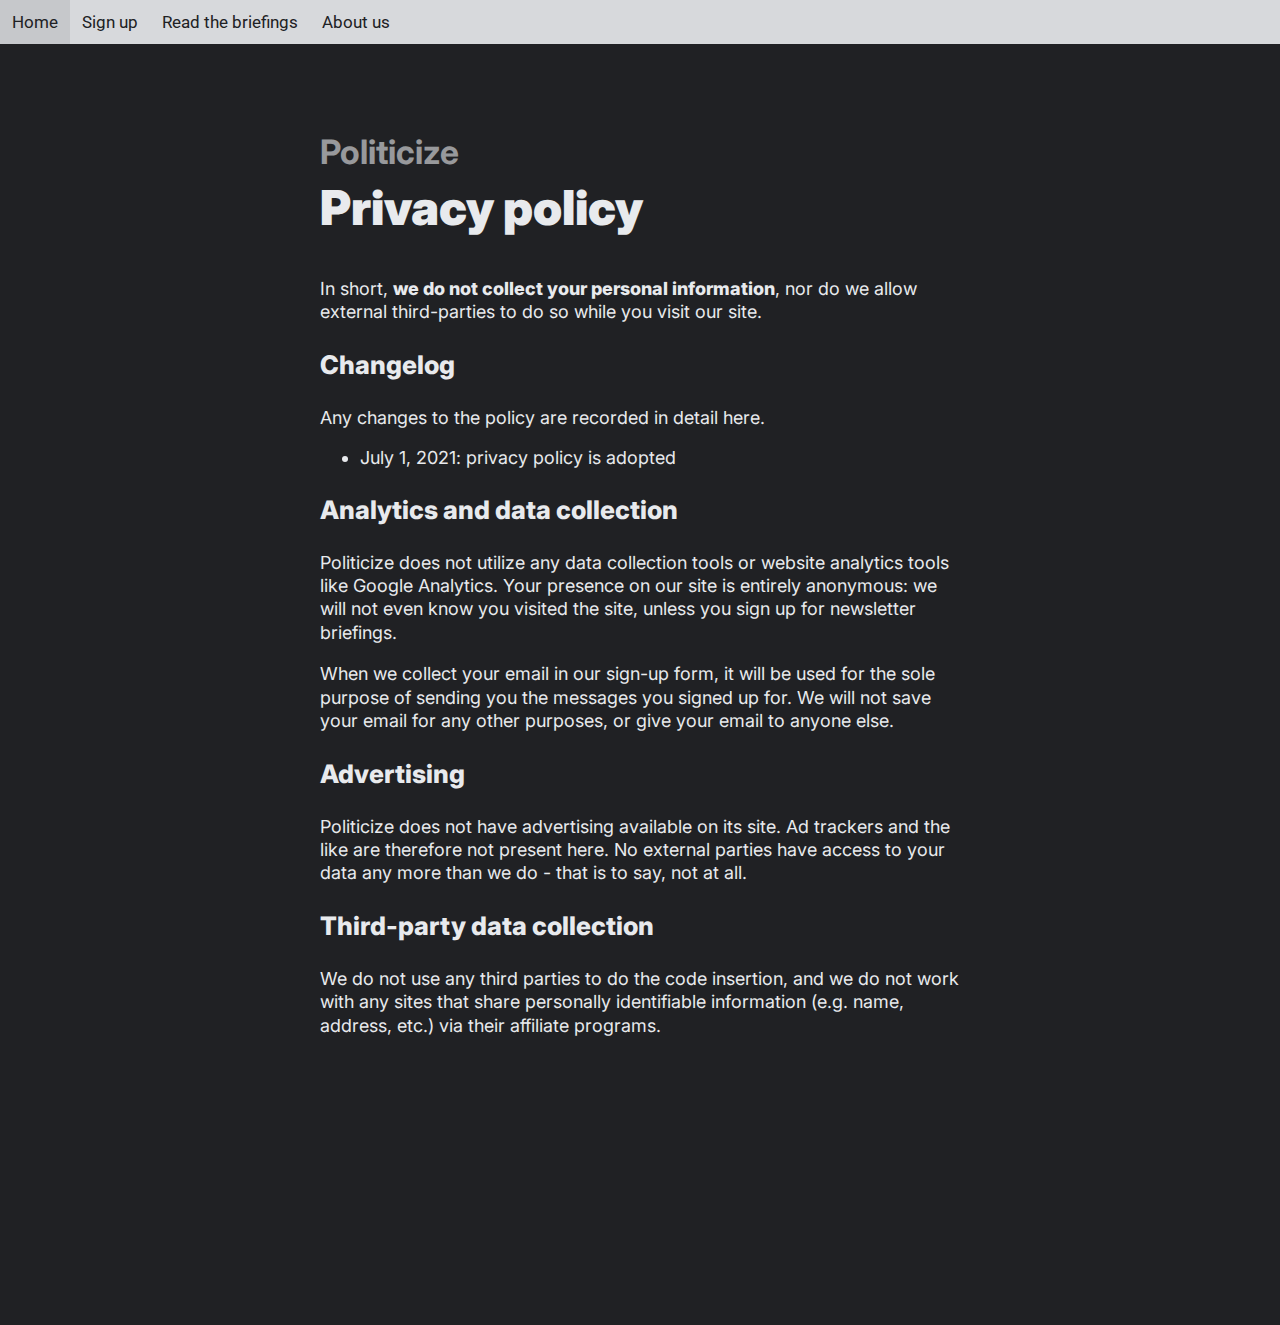
<file: privacy/index.html>
<!DOCTYPE html>
<html>
  <head>
    <meta charset="utf-8">
    <link rel="stylesheet" href="/styles.css">
    <title>Politicize Privacy Policy</title>
  </head>
  <body>
    <nav class="navigation">
      <a href="/">Home</a>
      <a href="/signup/">Sign up</a>
      <a href="/briefings/">Read<span class="hom"> the briefings</span></a>
      <a href="/about/">About<span class="hom"> us</span></a>
    </nav>
    <main class="content">
      <h1 class="firsthead">Politicize</h1>
      <h2 class="mainhead">Privacy policy</h2>
      <p>In short, <b>we do not collect your personal information</b>, nor do we allow external third-parties to do so while you visit our site.</p>
      <h3>Changelog</h3>
      <p>Any changes to the policy are recorded in detail here.</p>
      <ul>
        <li>July 1, 2021: privacy policy is adopted</li>
      </ul>
      <h3>Analytics and data collection</h3>
      <p>Politicize does not utilize any data collection tools or website analytics tools like Google Analytics. Your presence on our site is entirely anonymous: we will not even know you visited the site, unless you sign up for newsletter briefings.</p>
      <p>When we collect your email in our sign-up form, it will be used for the sole purpose of sending you the messages you signed up for. We will not save your email for any other purposes, or give your email to anyone else.</p>
      <h3>Advertising</h3>
      <p>Politicize does not have advertising available on its site. Ad trackers and the like are therefore not present here. No external parties have access to your data any more than we do - that is to say, not at all.</p>
      <h3>Third-party data collection</h3>
      <p>We do not use any third parties to do the code insertion, and we do not work with any sites that share personally identifiable information (e.g. name, address, etc.) via their affiliate programs.</p>
    </main>
  </body>
</html>
</file>
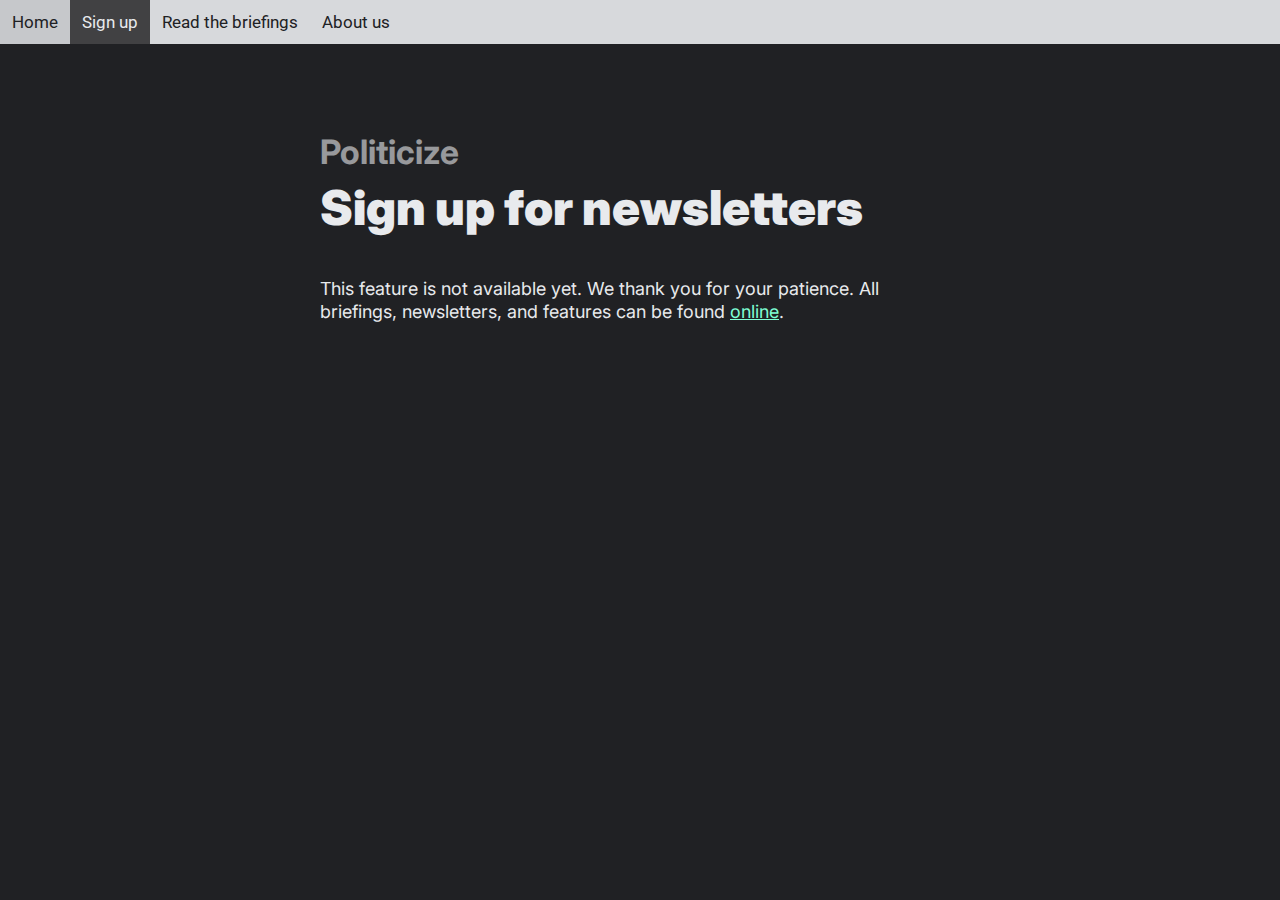
<file: signup/index.html>
<!DOCTYPE html>
<html>
  <head>
    <meta charset="utf-8">
    <link rel="stylesheet" href="/styles.css">
    <title>Sign Up for Politicize</title>
  </head>
  <body>
    <nav class="navigation">
      <a href="/">Home</a>
      <a href="/signup/" class="active">Sign up</a>
      <a href="/briefings/">Read<span class="hom"> the briefings</span></a>
      <a href="/about/">About<span class="hom"> us</span></a>
    </nav>
    <main class="content">
      <h1 class="firsthead">Politicize</h1>
      <h2 class="mainhead">Sign up for newsletters</h2>
      <p>This feature is not available yet. We thank you for your patience. All briefings, newsletters, and features can be found <a href="/briefings/">online</a>.</p>
    </main>
  </body>
</html>
</file>
<file: styles.css>
@import url('https://fonts.googleapis.com/css2?family=Roboto:ital,wght@0,100;0,300;0,400;0,500;0,700;0,900;1,100;1,300;1,400;1,500;1,700;1,900&display=swap');
@import url('https://fonts.googleapis.com/css2?family=Inter:wght@400;600;800&display=swap');


html {
  scroll-behavior: smooth;
}

body {
/*  font-family: "Roboto", sans-serif; */
  font-family: "Inter", sans-serif;
  color: #e8eaed;
  background-color: #202124;
  margin: 0;
  scrollbar-width: none;
  -ms-overflow-style: none;
}

body::-webkit-scrollbar {
    display: none;
}

::selection {
  background-color: none;
}

main {
  padding: 12vh 25vw 30vh 25vw;
}

h1, h2, h3, h4, b {
  font-weight: 800;
}

p, a, li {
  font-weight: 400;
  font-size: 18px;
}

p {
  line-height: 1.3;
}

.mainhead {
  font-size: 3em;
  font-weight: 900;
  margin-block-start: 0;
}

.firsthead {
  font-size: 2.1em;
  font-weight: 700;
  margin-block-end: 0.2em;
  opacity: 60%;
}

h3 {
  font-size: 1.6em;
}

h4 {
  font-size: 1.3em;
}

a {
  color: aquamarine;
}

nav {
  position: fixed;
  width: 100vw;
  background-color: #d7d9dc;
  overflow: hidden;
  top: 0;
  left: 0;
  width: 100vw;
  z-index: 10;
}

nav a {
  text-decoration: none;
  color: #202124;
  float: left;
  display: block;
  text-align: center;
  padding: 12px;
  text-decoration: none;
  font-family: "Roboto", sans-serif !important;
  font-size: 17px;
  transition: 0.3s;
}

nav a:hover {
  background-color: #c6c8cb;
  cursor: pointer;
}

.active {
  background-color: #414143 !important;
  color: #e8eaed;
}

.info {
  display: flex;
  width: 100%;
  background-color: #228aad;
  margin-bottom: 0vw;
  align-items: center;
  justify-content: center;
  border-radius: 10px;
  padding: 3px 10px 3px 10px;
}

.info p {
  padding-left: 20px;
  color: #202124 !important;
  font-size: 16px;
}

.info img {
  height: 30px;
  filter: invert(0.15);
  z-index: 9;
}

.greenbutton {
  color: white;
  text-decoration: none;
  padding: 17px;
  background-color: #00688b;
  border: 0px;
  border-radius: 20px;
  margin-right: 5px;
  transition: 0.3s;
  font-weight: 600;
}

.greenbutton:hover {
  background-color: #00577a;
}

.transparentbutton {
  color: #e8eaed;
  text-decoration: none;
  padding: 17px;
  background-color: transparent;
  border: 1px solid #e8eaed;
  border-radius: 20px;
  margin: 5px;
  transition: 0.3s;
  font-weight: 600;
}

.transparentbutton:hover {
  background-color: rgba(66, 60, 60, 0.4);
}

footer {
  position: fixed;
  bottom: 0;
  left: 0;
  background-color: #313235;
  width: 100vw;
  word-break: break-word;
}

footer p, footer a {
  font-size: 1rem;
}

#realp {
  margin-block-end: 0.3em;

  padding: 10px 50px 10px 38px;
}

#godlyp {
  margin-block-start: 0em;
  padding: 0px 50px 10px 38px;
}

.som {
  display: none;
}

@media (max-width: 910px) {
  .greenbutton {
    margin: 14px;
    margin-left: 0px;
    display: block;
  }
  .transparentbutton {
    margin: 14px;
    margin-left: 0px;
    display: block;
  }
  .som {
    display: block;
  }
  .hom {
    display: none;
  }
}

@media (max-width: 750px) {
  main {
    padding: 12vh 15vw 30vh 15vw;
  }
}

@media (max-width: 650px) { 
  #hometext {
    font-size: 2.5em;
  }
}

@media (pointer: coarse) {
  .mainhead {
    font-size: 6em;
  }
  .firsthead {
    font-size: 5em;
  }
  h3 {
    font-size: 4em;
  }
  h4 {
    font-size: 3.5em;
  }
  main {
    padding: 12vh 5vw 30vh 5vw;
  }
  p {
    font-size: 3em;
  }
  a {
    font-size: 1em;
  }
  .info {
    width: 90%;
  }
  .info p {
    font-size: 3em;
  }
  .info img {
    height: 5em;
    padding: 15px;
  }
  nav a {
    font-size: 3em;
    padding: 36px;
  }
  footer p {
    font-size: 1.8em;
  }
  footer a {
    font-size: 1em;
  }
  .greenbutton {
    margin: 14px;
    margin-left: 0px;
    display: block;
    font-size: 3em;
  }
  .transparentbutton {
    margin: 14px;
    margin-left: 0px;
    display: block;
    font-size: 3em;
  }
  .som {
    display: block;
  }
  .hom {
    display: none;
  }
}
</file>
